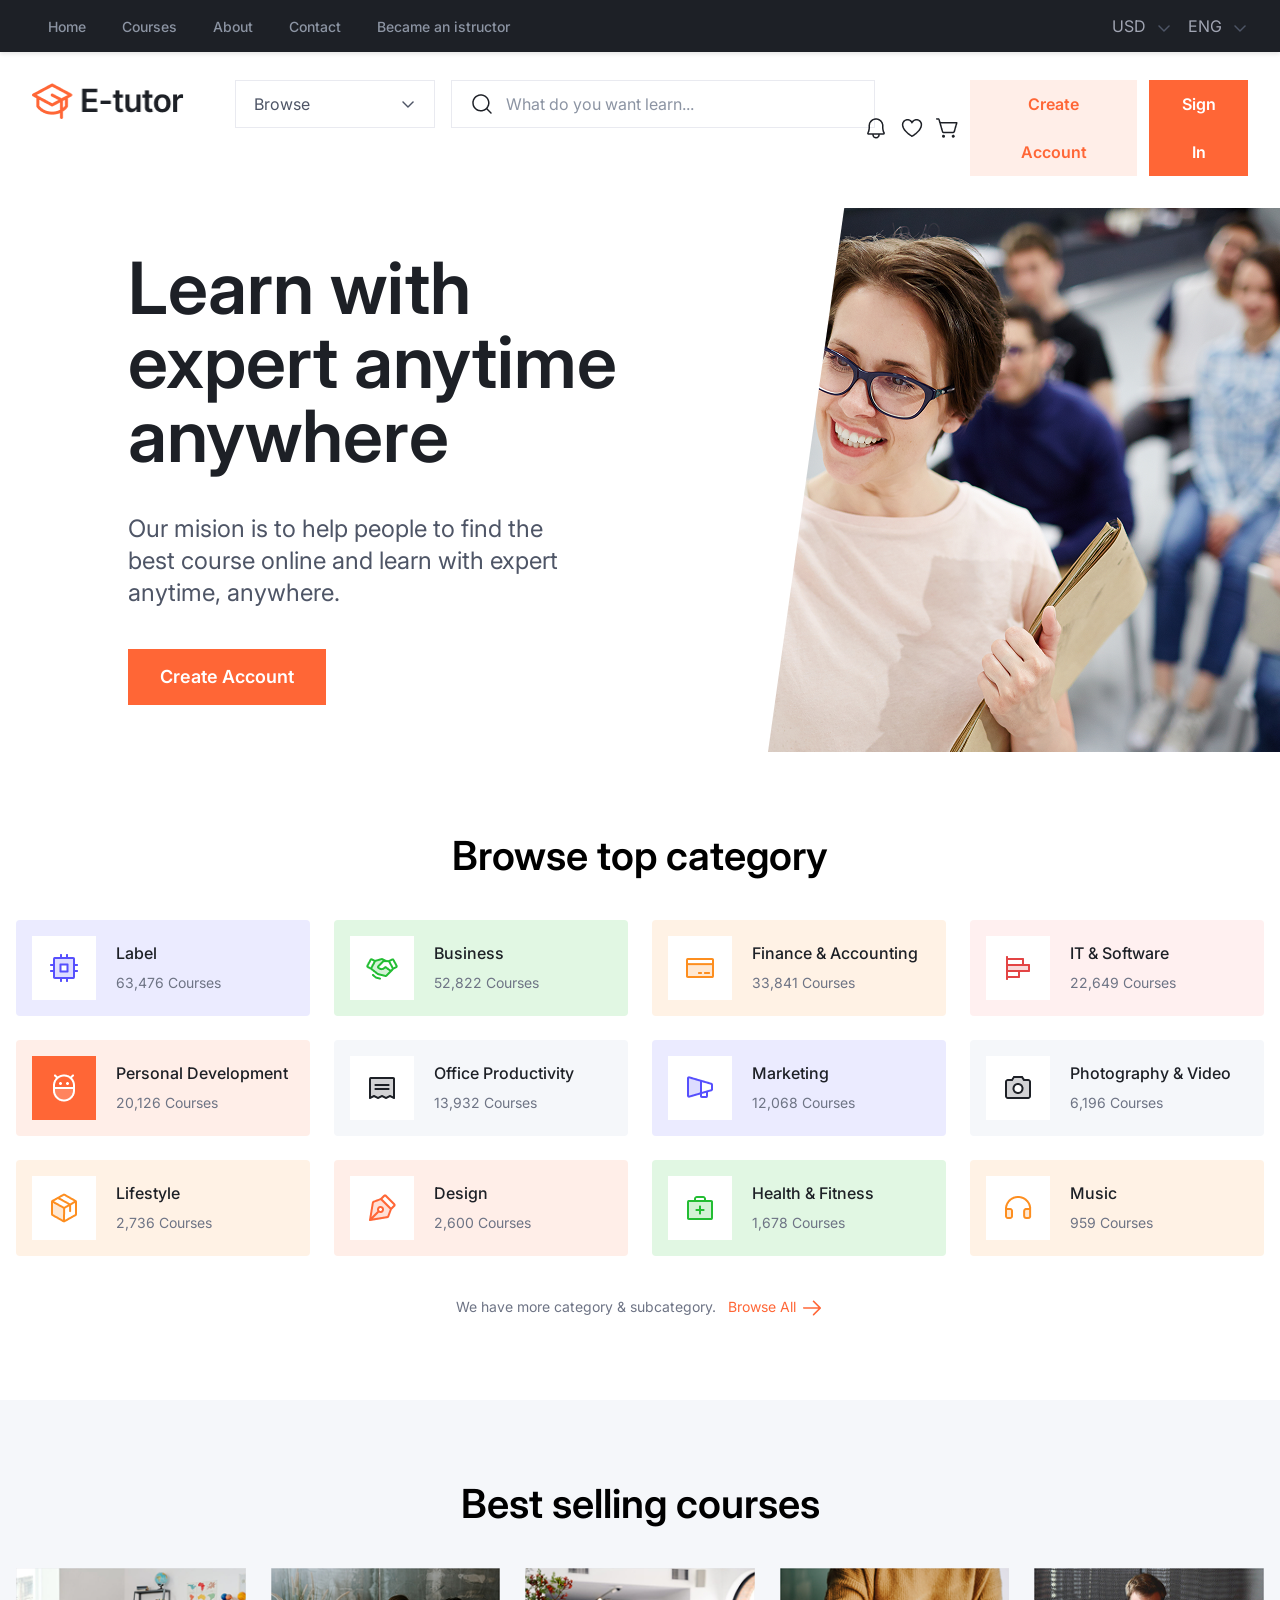
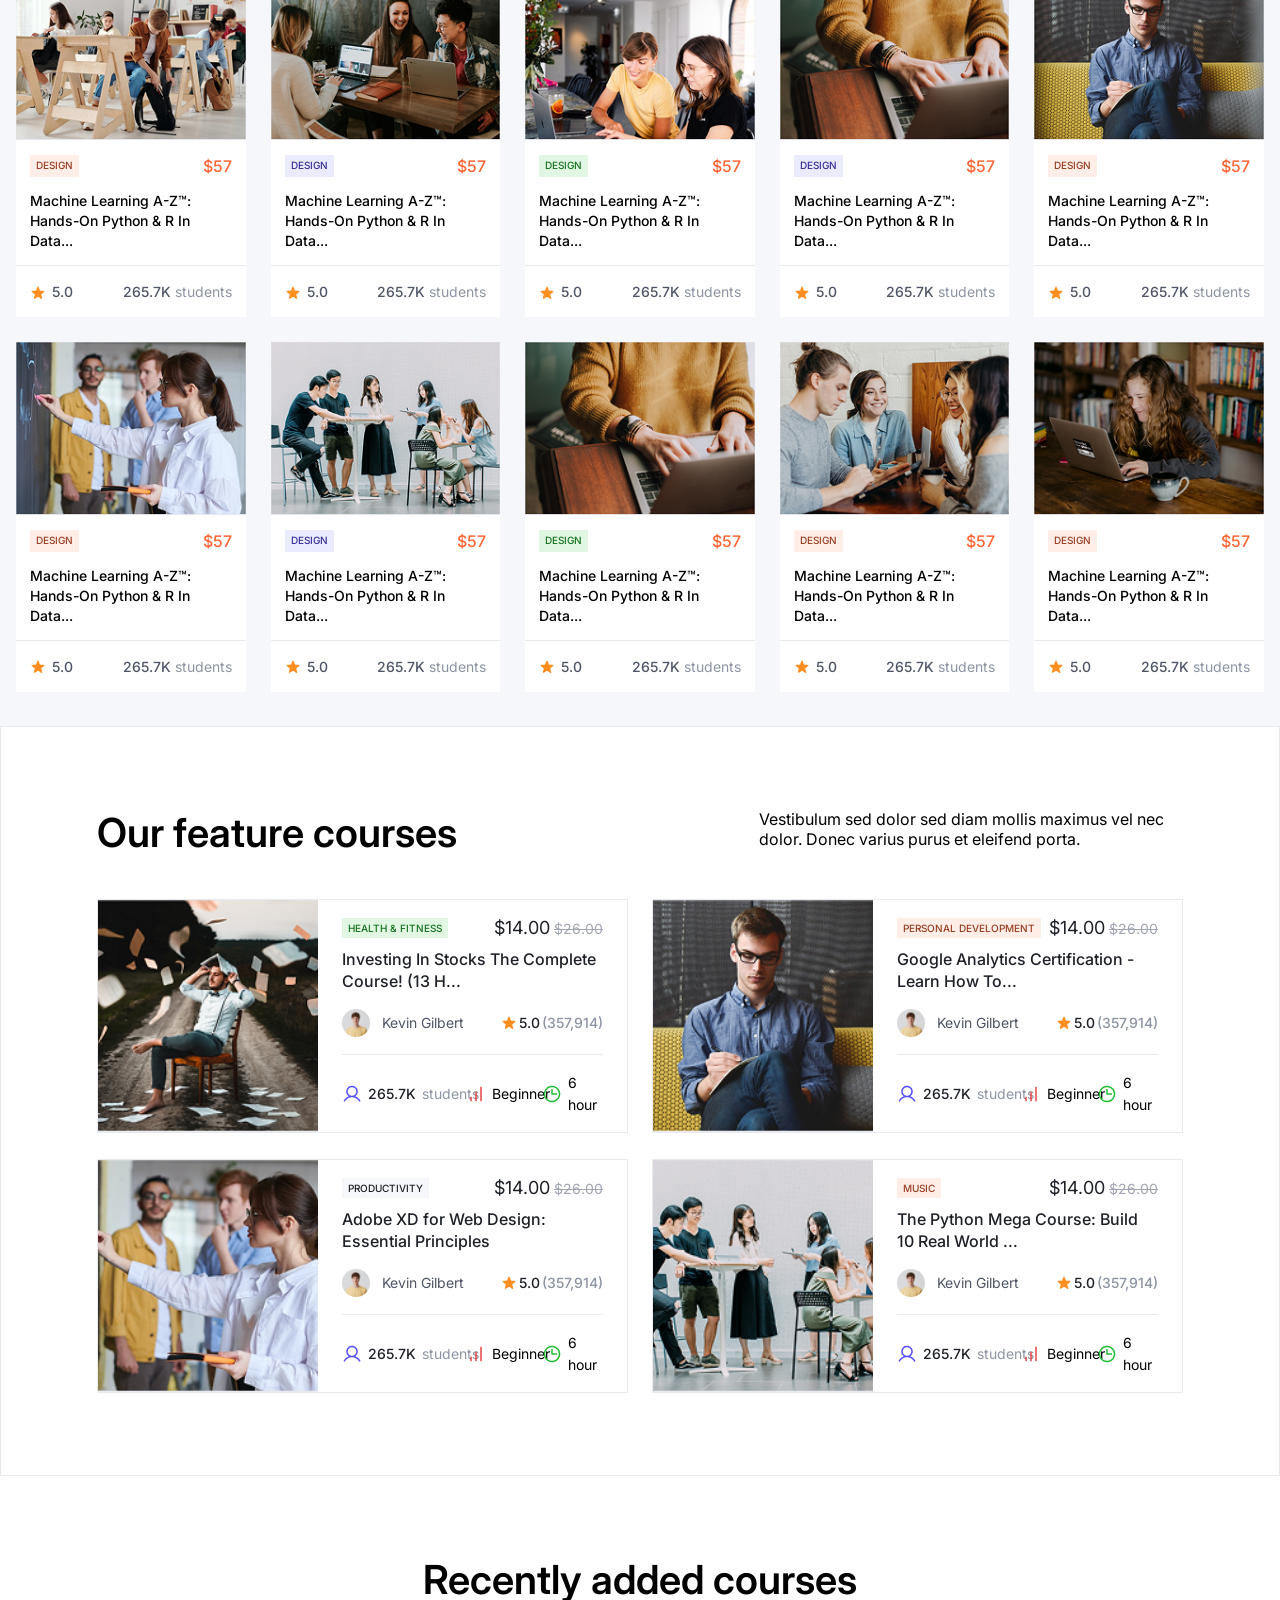
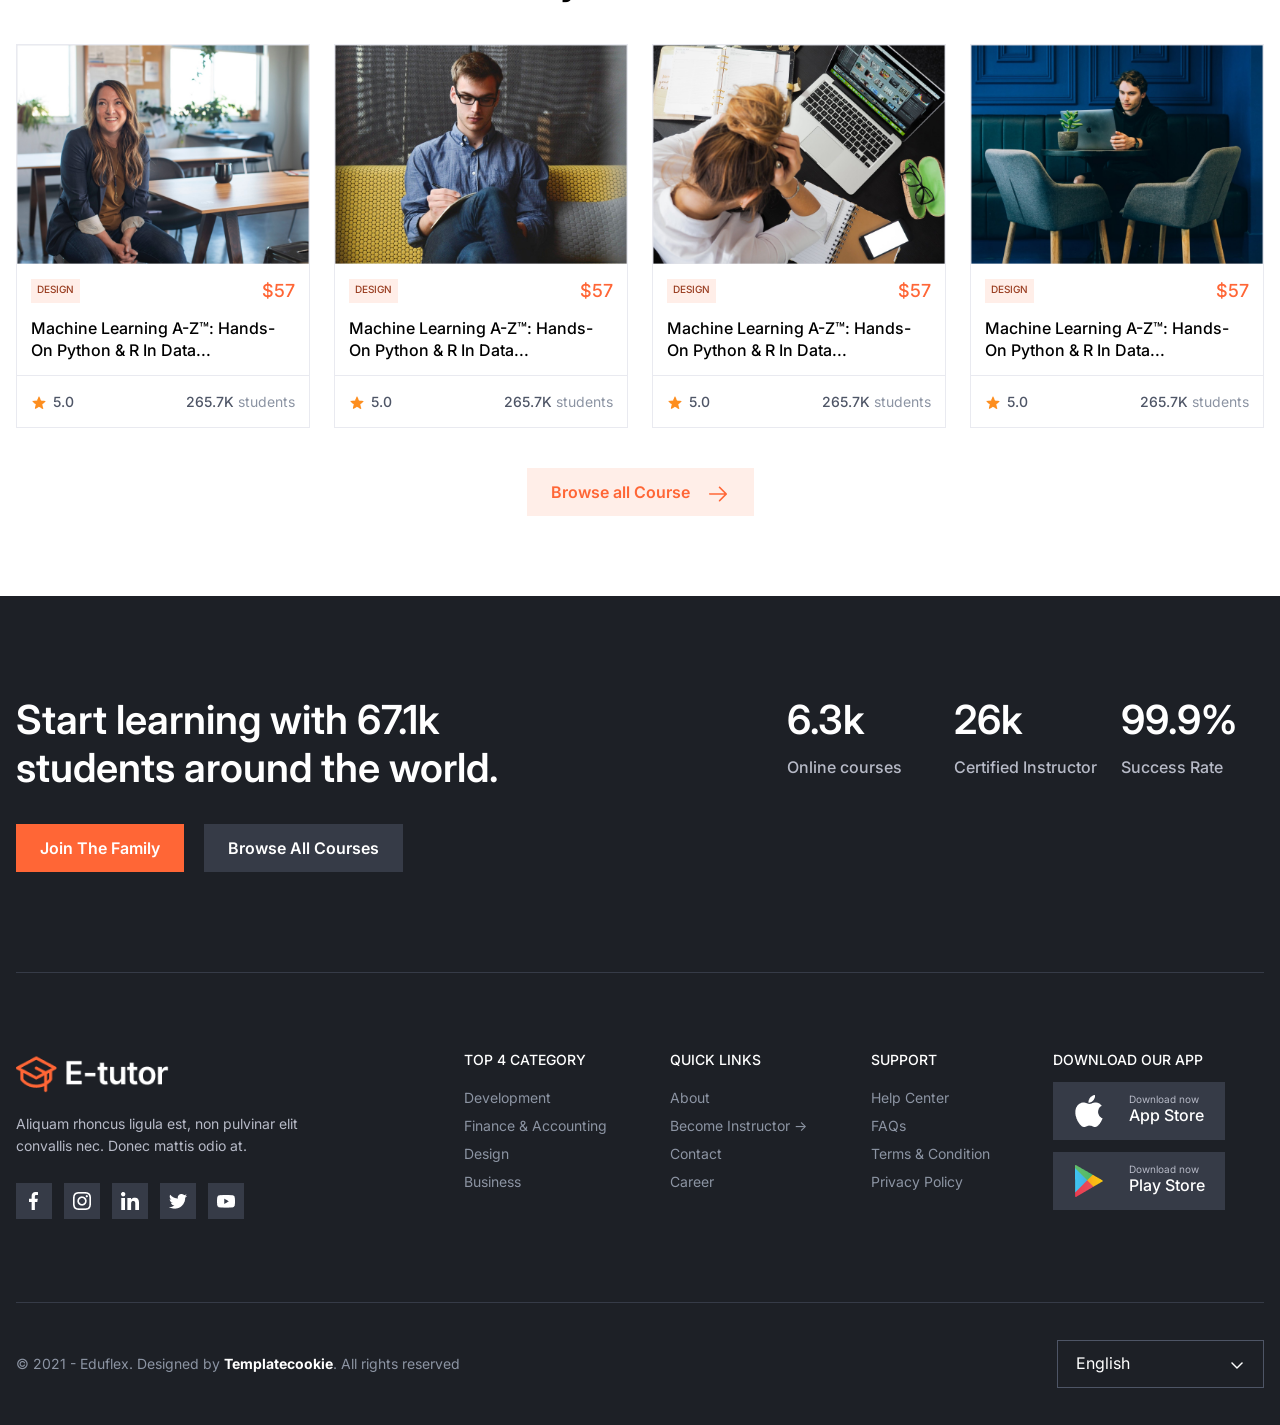
<file: index.html>
<!DOCTYPE html>
<html lang="en">

<head>
  <meta charset="UTF-8">
  <meta name="viewport" content="width=device-width, initial-scale=1.0">
  <title>Document</title>
  <link rel="preconnect" href="https://fonts.googleapis.com">
  <link rel="preconnect" href="https://fonts.gstatic.com" crossorigin>
  <link
    href="https://fonts.googleapis.com/css2?family=Inter:ital,opsz,wght@0,14..32,100..900;1,14..32,100..900&display=swap"
    rel="stylesheet">
  <link rel="stylesheet" href="style.css">
</head>

<body>

  <header>
    <navbar class="nav-bar">
      <div class="links">
        <a href="#" class="body-meduim-500">Home</a>
        <a href="#" class="body-meduim-500">Courses</a>
        <a href="#" class="body-meduim-500">About</a>
        <a href="#" class="body-meduim-500">Contact</a>
        <a href="#" class="body-meduim-500">Became an istructor</a>
      </div>
      <div class="nav-eng">
        <div class="lang"><span>USD</span>
          <img src="images/CaretDown.png" alt="">
        </div>
        <div class="lang"><span>ENG</span>
          <img src="images/CaretDown.png" alt="">
        </div>
      </div>
    </navbar>
    <div class="under-nav">
      <div class="right-side">
        <img src="images/LOGO-2.png" class="logo" alt="Logo">
        <div class="forms">
          <div class="form form-normal body-large-400">
            Browse
            <img src="images/CaretDown.png" alt="">
          </div>
          <div class="form form-normal body-large-400">
            <img src="images/MagnifyingGlass.png" alt="">
            What do you want learn...
          </div>
        </div>
      </div>
      <div class="left-side">
        <div class="notification">
          <img src="images/Bell.png" alt="" srcset="">
          <img src="images/Heart.png" alt="" srcset="">
          <img src="images/ShoppingCartSimple.png" alt="" srcset="">
        </div>
        <button class="btn-md secondary-primary">Create Account</button>
        <button class="btn-md primary-primary">Sign In</button>
      </div>
    </div>
    </div>
  </header>
  <main>

    <section class="hero-section">
      <div class="content">
        <h1 class="display2">Learn with expert anytime anywhere</h1>

        <p class="body-xxxl">
          Our mision is to help people to find the best course online and learn with expert anytime, anywhere.
        </p>
        <button class="btn-lg primary-primary">Create Account</button>
      </div>
      <div class="img">
        <img src="/images/Images-2.png" alt="img">
      </div>
    </section>

    <section class="category">
      <h2 class="heading2 heading">Browse top category</h2>

      <div class="container">
        <div class="category-grid">
        <div class="card card-label">
          <div class="icon-box"><img src="images/Cpu.png" alt=" logo" class="category-icon"></div>
          <div class="info">
            <h3 class="body-large-500">Label</h3>
            <p class="body-meduim-400">63,476 Courses</p>
          </div>
        </div>

        <div class="card card-business">
          <div class="icon-box"><img src="images/Handshake.png" alt="logo" class="category-icon"></div>
          <div class="info">
            <h3 class="body-large-500">Business</h3>
            <p class="body-meduim-400">52,822 Courses</p>
          </div>
        </div>

        <div class="card card-finance">
          <div class="icon-box"><img src="images/CreditCard.png" alt="logo" class="category-icon"></div>
          <div class="info">
            <h3 class="body-large-500">Finance & Accounting</h3>
            <p class="body-meduim-400">33,841 Courses</p>
          </div>
        </div>

        <div class="card card-it">
          <div class="icon-box"><img src="images/ChartBarHorizontal.png" alt="logo" class="category-icon"></div>
          <div class="info">
            <h3 class="body-large-500">IT & Software</h3>
            <p class="body-meduim-400">22,649 Courses</p>
          </div>
        </div>
        
        <div class="card card-personal">
          <div class="icon-box"><img src="images/BugDroid (1).png" alt="logo" class="category-icon"></div>
          <div class="info">
            <h3 class="body-large-500">Personal Development</h3>
            <p class="body-meduim-400">20,126 Courses</p>
          </div>
        </div>

        <div class="card card-office">
          <div class="icon-box"><img src="images/Receipt.png" alt="logo" class="category-icon"></div>
          <div class="info">
            <h3 class="body-large-500">Office Productivity</h3>
            <p class="body-meduim-400">13,932 Courses</p>
          </div>
        </div>

        <div class="card card-marketing">
          <div class="icon-box"><img src="images/MegaphoneSimple.png" alt="logo" class="category-icon"></div>
          <div class="info">
            <h3 class="body-large-500">Marketing</h3>
            <p class="body-meduim-400">12,068 Courses</p>
          </div>
        </div>
        <div class="card card-photo">
          <div class="icon-box"><img src="images/Camera.png" alt="logo" class="category-icon"></div>
          <div class="info">
            <h3 class="body-large-500">Photography & Video</h3>
            <p class="body-meduim-400">6,196 Courses</p>
          </div>
        </div>

        <div class="card card-lifestyle">
          <div class="icon-box"><img src="images/Package.png" alt="logo" class="category-icon"></div>
          <div class="info">
            <h3 class="body-large-500">Lifestyle</h3>
            <p class="body-meduim-400">2,736 Courses</p>
          </div>
        </div>

        <div class="card card-design">
          <div class="icon-box"><img src="images/PenNib.png" alt="logo" class="category-icon"></div>
          <div class="info">
            <h3 class="body-large-500">Design</h3>
            <p class="body-meduim-400">2,600 Courses</p>
          </div>
        </div>

        <div class="card card-health">
          <div class="icon-box"><img src="images/FirstAidKit.png" alt="logo" class="category-icon"></div>
          <div class="info">
            <h3 class="body-large-500">Health & Fitness</h3>
            <p class="body-meduim-400">1,678 Courses</p>
          </div>
        </div>

        <div class="card card-music">
          <div class="icon-box"><img src="images/Headphones.png" alt="logo" class="category-icon"></div>
          <div class="info">
            <h3 class="body-large-500">Music</h3>
            <p class="body-meduim-400">959 Courses</p>
          </div>
        </div>
      </div>
      <div class="footer-category">
        <p class="body-meduim-400">We have more category & subcategory.</p>
        <a href="#" class="body-meduim-400">Browse All <img src="images/ArrowRight.png" alt=""></a>
      </div>
      </div>
    </section>

    <section class="courses-section">
      <div class="best-selling">
      <h2 class="heading2 heading">Best selling courses</h2>
      <div class="container">
        <div class="course-grid">
          <div class="course">
            <img src="images/Course Images.png" alt="" srcset="">
            <div class="content-course">
              <div class="head-cours">
                <span class="tag-primary-100 label-sm">Design</span>
                <span class="body-large-500 price">$57</span>
              </div>
              <p class="body-meduim-500">Machine Learning A-Z™: Hands-On Python & R In Data...</p>
            </div>
            <span class="hr"></span>
            <div class="foote-course content-course">
              <div class="rank">
                <img src="images/Star.png" alt="">
                <span class="body-meduim-500">5.0</span>
              </div>
              <div class="num-course">
                <span class="body-meduim-500">265.7K</span>
                <span class="body-meduim-400">students</span>
              </div>
            </div>

          </div>
          <div class="course">
            <img src="images/Course Images-2.png" alt="" srcset="">
            <div class="content-course">
              <div class="head-cours">
                <span class="tag-secondary-100 label-sm">Design</span>
                <span class="body-large-500 price">$57</span>
              </div>
              <p class="body-meduim-500">Machine Learning A-Z™: Hands-On Python & R In Data...</p>
            </div>
            <span class="hr"></span>
            <div class="foote-course content-course">
              <div class="rank">
                <img src="images/Star.png" alt="">
                <span class="body-meduim-500">5.0</span>
              </div>
              <div class="num-course">
                <span class="body-meduim-500">265.7K</span>
                <span class="body-meduim-400">students</span>
              </div>
            </div>

          </div>
          <div class="course">
            <img src="images/Course Images-3.png" alt="" srcset="">
            <div class="content-course">
              <div class="head-cours">
                <span class="tag-Success-100 label-sm">Design</span>
                <span class="body-large-500 price">$57</span>
              </div>
              <p class="body-meduim-500">Machine Learning A-Z™: Hands-On Python & R In Data...</p>
            </div>
            <span class="hr"></span>
            <div class="foote-course content-course">
              <div class="rank">
                <img src="images/Star.png" alt="">
                <span class="body-meduim-500">5.0</span>
              </div>
              <div class="num-course">
                <span class="body-meduim-500">265.7K</span>
                <span class="body-meduim-400">students</span>
              </div>
            </div>

          </div>
          <div class="course">
            <img src="images/Course Images-8.png" class="img-feat" alt="" srcset="">
            <div class="content-course">
              <div class="head-cours">
                <span class="tag-secondary-100 label-sm">Design</span>
                <span class="body-large-500 price">$57</span>
              </div>
              <p class="body-meduim-500">Machine Learning A-Z™: Hands-On Python & R In Data...</p>
            </div>
            <span class="hr"></span>
            <div class="foote-course content-course">
              <div class="rank">
                <img src="images/Star.png" alt="">
                <span class="body-meduim-500">5.0</span>
              </div>
              <div class="num-course">
                <span class="body-meduim-500">265.7K</span>
                <span class="body-meduim-400">students</span>
              </div>
            </div>

          </div>
          <div class="course">
            <img src="images/Course Images-5.png" alt="" srcset="">
            <div class="content-course">
              <div class="head-cours">
                <span class="tag-primary-100 label-sm">Design</span>
                <span class="body-large-500 price">$57</span>
              </div>
              <p class="body-meduim-500">Machine Learning A-Z™: Hands-On Python & R In Data...</p>
            </div>
            <span class="hr"></span>
            <div class="foote-course content-course">
              <div class="rank">
                <img src="images/Star.png" alt="">
                <span class="body-meduim-500">5.0</span>
              </div>
              <div class="num-course">
                <span class="body-meduim-500">265.7K</span>
                <span class="body-meduim-400">students</span>
              </div>
            </div>

          </div>
          <div class="course">
            <img src="images/Course Images-6.png" alt="" srcset="">
            <div class="content-course">
              <div class="head-cours">
                <span class="tag-primary-100 label-sm">Design</span>
                <span class="body-large-500 price">$57</span>
              </div>
              <p class="body-meduim-500">Machine Learning A-Z™: Hands-On Python & R In Data...</p>
            </div>
            <span class="hr"></span>
            <div class="foote-course content-course">
              <div class="rank">
                <img src="images/Star.png" alt="">
                <span class="body-meduim-500">5.0</span>
              </div>
              <div class="num-course">
                <span class="body-meduim-500">265.7K</span>
                <span class="body-meduim-400">students</span>
              </div>
            </div>

          </div>
          <div class="course">
            <img src="images/Course Images-7.png" alt="" srcset="">
            <div class="content-course">
              <div class="head-cours">
                <span class="tag-secondary-100 label-sm">Design</span>
                <span class="body-large-500 price">$57</span>
              </div>
              <p class="body-meduim-500">Machine Learning A-Z™: Hands-On Python & R In Data...</p>
            </div>
            <span class="hr"></span>
            <div class="foote-course content-course">
              <div class="rank">
                <img src="images/Star.png" alt="">
                <span class="body-meduim-500">5.0</span>
              </div>
              <div class="num-course">
                <span class="body-meduim-500">265.7K</span>
                <span class="body-meduim-400">students</span>
              </div>
            </div>

          </div>
          <div class="course">
            <img src="images/Course Images-8.png" alt="" srcset="">
            <div class="content-course">
              <div class="head-cours">
                <span class="tag-Success-100 label-sm">Design</span>
                <span class="body-large-500 price">$57</span>
              </div>
              <p class="body-meduim-500">Machine Learning A-Z™: Hands-On Python & R In Data...</p>
            </div>
            <span class="hr"></span>
            <div class="foote-course content-course">
              <div class="rank">
                <img src="images/Star.png" alt="">
                <span class="body-meduim-500">5.0</span>
              </div>
              <div class="num-course">
                <span class="body-meduim-500">265.7K</span>
                <span class="body-meduim-400">students</span>
              </div>
            </div>

          </div>
          <div class="course">
            <img src="images/Course Images-9.png" alt="" srcset="">
            <div class="content-course">
              <div class="head-cours">
                <span class="tag-primary-100 label-sm">Design</span>
                <span class="body-large-500 price">$57</span>
              </div>
              <p class="body-meduim-500">Machine Learning A-Z™: Hands-On Python & R In Data...</p>
            </div>
            <span class="hr"></span>
            <div class="foote-course content-course">
              <div class="rank">
                <img src="images/Star.png" alt="">
                <span class="body-meduim-500">5.0</span>
              </div>
              <div class="num-course">
                <span class="body-meduim-500">265.7K</span>
                <span class="body-meduim-400">students</span>
              </div>
            </div>

          </div>
          <div class="course">
            <img src="images/Course Images-10.png" class="img-course" alt="" srcset="">
            <div class="content-course">
              <div class="head-cours">
                <span class="tag-primary-100 label-sm">Design</span>
                <span class="body-large-500 price">$57</span>
              </div>
              <p class="body-meduim-500">Machine Learning A-Z™: Hands-On Python & R In Data...</p>
            </div>
            <span class="hr"></span>
            <div class="foote-course content-course">
              <div class="rank">
                <img src="images/Star.png" alt="">
                <span class="body-meduim-500">5.0</span>
              </div>
              <div class="num-course">
                <span class="body-meduim-500">265.7K</span>
                <span class="body-meduim-400">students</span>
              </div>
            </div>

          </div>
        </div>
      </div>
      </div>

        <div class="feature">
        <div class="container">
          <div class="feat-title">
            <h2 class="heading2">Our feature courses</h2>
            <p>Vestibulum sed dolor sed diam mollis maximus vel nec dolor. Donec varius purus et eleifend porta.</p>
          </div>
          
            <div class="feature-grid">
              <div class="card-feat">
                <img src="images/Course Images-4.png" class="img-feat" alt="">
                <div class="card-feat-content">
                  <div class="feat-head">
                    <div class="feat-head-content">
                      <span class="tag-Success-100 label-sm">Health & Fitness</span>
                      <div class="feat-price">
                        <span class="body-xl-400">$14.00</span>
                        <span class="body-meduim-400"> $26.00</span>
                      </div>
                    </div>
                    <p class="body-large-500">Investing In Stocks The Complete Course! (13 H...</p>
                  </div>
                  <div class="feat-content">
                    <div class="instructor">
                      <img src="images/kevin.jpg" alt="">
                      <span class="body-meduim-400">Kevin Gilbert</span>
                    </div>

                    <div class="feat-rating">
                      <img src="images/Star.png" alt="">
                      <span class="body-meduim-500 rt">5.0</span><span class="body-meduim-500 nb"> (357,914)</span>
                      
                    </div>
                  </div>
                  <span class="hr"></span>
                  <div class="feat-footer body-meduim-400">
                    <div class="flex-aling-center">
                      <img src="images/User.png" alt="">
                      <span class="nb-student body-meduim-500">265.7K</span>
                      <span class="students body-meduim-400"> students</span>
                    </div>

                    <div class="flex-aling-center">
                      <img src="images/bar-chart.png" alt="">
                      <span class="body-meduim-400">Beginner</span>
                    </div>

                    <div class="flex-aling-center">
                      <img src="images/Clock.png" alt="">
                      <span class="body-meduim-400">6 hour</span>
                    </div>
                  </div>
                </div>
              </div>

              <div class="card-feat">
                <img src="images/Course Images-5.png" class="img-feat" alt="">
                <div class="card-feat-content">
                  <div class="feat-head">
                    <div class="feat-head-content">
                      <span class="tag-primary-100 label-sm">Personal Development</span>
                      <div class="feat-price">
                        <span class="body-xl-400">$14.00</span>
                        <span class="body-meduim-400"> $26.00</span>
                      </div>
                    </div>
                    <p class="body-large-500">Google Analytics Certification - Learn How To...</p>
                  </div>
                  <div class="feat-content">
                    <div class="instructor">
                      <img src="images/kevin.jpg" alt="">
                      <span class="body-meduim-400">Kevin Gilbert</span>
                    </div>

                    <div class="feat-rating">
                      <img src="images/Star.png" alt="">
                      <span class="body-meduim-500 rt">5.0</span><span class="body-meduim-500 nb"> (357,914)</span>
                      
                    </div>
                  </div>
                  <span class="hr"></span>
                  <div class="feat-footer body-meduim-400">
                    <div class="flex-aling-center">
                      <img src="images/User.png" alt="">
                      <span class="nb-student body-meduim-500">265.7K</span>
                      <span class="students body-meduim-400"> students</span>
                    </div>

                    <div class="flex-aling-center">
                      <img src="images/bar-chart.png" alt="">
                      <span class="body-meduim-400">Beginner</span>
                    </div>

                    <div class="flex-aling-center">
                      <img src="images/Clock.png" alt="">
                      <span class="body-meduim-400">6 hour</span>
                    </div>
                  </div>
                </div>
              </div>

              <div class="card-feat">
                <img src="images/Course Images-6.png" class="img-feat" alt="">
                <div class="card-feat-content">
                  <div class="feat-head">
                    <div class="feat-head-content">
                      <span class="tag-gray-100 label-sm">Productivity</span>
                      <div class="feat-price">
                        <span class="body-xl-400">$14.00</span>
                        <span class="body-meduim-400"> $26.00</span>
                      </div>
                    </div>
                    <p class="body-large-500 orange">Adobe XD for Web Design: Essential Principles</p>
                  </div>
                  <div class="feat-content">
                    <div class="instructor">
                      <img src="images/kevin.jpg" alt="">
                      <span class="body-meduim-400">Kevin Gilbert</span>
                    </div>

                    <div class="feat-rating">
                      <img src="images/Star.png" alt="">
                      <span class="body-meduim-500 rt">5.0</span><span class="body-meduim-500 nb"> (357,914)</span>
                      
                    </div>
                  </div>
                  <span class="hr"></span>
                  <div class="feat-footer body-meduim-400">
                    <div class="flex-aling-center">
                      <img src="images/User.png" alt="">
                      <span class="nb-student body-meduim-500">265.7K</span>
                      <span class="students body-meduim-400"> students</span>
                    </div>

                    <div class="flex-aling-center">
                      <img src="images/bar-chart.png" alt="">
                      <span class="body-meduim-400">Beginner</span>
                    </div>

                    <div class="flex-aling-center">
                      <img src="images/Clock.png" alt="">
                      <span class="body-meduim-400">6 hour</span>
                    </div>
                  </div>
                </div>
              </div>

              <div class="card-feat">
                <img src="images/Course Images-7.png" class="img-feat" alt="">
                <div class="card-feat-content">
                  <div class="feat-head">
                    <div class="feat-head-content">
                      <span class="tag-primary-100 label-sm">Music</span>
                      <div class="feat-price">
                        <span class="body-xl-400">$14.00</span>
                        <span class="body-meduim-400"> $26.00</span>
                      </div>
                    </div>
                    <p class="body-large-500">The Python Mega Course: Build 10 Real World ...</p>
                  </div>
                  <div class="feat-content">
                    <div class="instructor">
                      <img src="images/kevin.jpg" alt="">
                      <span class="body-meduim-400">Kevin Gilbert</span>
                    </div>

                    <div class="feat-rating">
                      <img src="images/Star.png" alt="">
                      <span class="body-meduim-500 rt">5.0</span><span class="body-meduim-500 nb"> (357,914)</span>
                      
                    </div>
                  </div>
                  <span class="hr"></span>
                  <div class="feat-footer body-meduim-400">
                    <div class="flex-aling-center">
                      <img src="images/User.png" alt="">
                      <span class="nb-student body-meduim-500">265.7K</span>
                      <span class="students body-meduim-400"> students</span>
                    </div>

                    <div class="flex-aling-center">
                      <img src="images/bar-chart.png" alt="">
                      <span class="body-meduim-400">Beginner</span>
                    </div>

                    <div class="flex-aling-center">
                      <img src="images/Clock.png" alt="">
                      <span class="body-meduim-400">6 hour</span>
                    </div>
                  </div>
                </div>
              </div>
            </div>
          </div>
      </div>
    </section>

    <section class="recently">
      <h2 class="heading2 heading">Recently added courses</h2>
      <div class="container">
        <div class="recently-grid">
          <div class="recently-course">
            <img src="images/recently.png" class="recently-img" alt="" srcset="">
            <div class="content-course">
              <div class="head-cours">
                <span class="tag-primary-100 label-sm">Design</span>
                <span class="body-xl-500 price">$57</span>
              </div>
              <p class="body-large-500">Machine Learning A-Z™: Hands-On Python & R In Data...</p>
            </div>
            <span class="hr"></span>
            <div class="foote-course content-course">
              <div class="rank">
                <img src="images/Star.png" alt="">
                <span class="body-meduim-500">5.0</span>
              </div>
              <div class="num-course">
                <span class="body-meduim-500">265.7K</span>
                <span class="body-meduim-400">students</span>
              </div>
            </div>

          </div>

          <div class="recently-course">
            <img src="images/2.png" class="recently-img" alt="" srcset="">
            <div class="content-course">
              <div class="head-cours">
                <span class="tag-primary-100 label-sm">Design</span>
                <span class="body-xl-500 price">$57</span>
              </div>
              <p class="body-large-500">Machine Learning A-Z™: Hands-On Python & R In Data...</p>
            </div>
            <span class="hr"></span>
            <div class="foote-course content-course">
              <div class="rank">
                <img src="images/Star.png" alt="">
                <span class="body-meduim-500">5.0</span>
              </div>
              <div class="num-course">
                <span class="body-meduim-500">265.7K</span>
                <span class="body-meduim-400">students</span>
              </div>
            </div>

          </div>

          <div class="recently-course">
            <img src="images/3.png" class="recently-img" alt="" srcset="">
            <div class="content-course">
              <div class="head-cours">
                <span class="tag-primary-100 label-sm">Design</span>
                <span class="body-xl-500 price">$57</span>
              </div>
              <p class="body-large-500">Machine Learning A-Z™: Hands-On Python & R In Data...</p>
            </div>
            <span class="hr"></span>
            <div class="foote-course content-course">
              <div class="rank">
                <img src="images/Star.png" alt="">
                <span class="body-meduim-500">5.0</span>
              </div>
              <div class="num-course">
                <span class="body-meduim-500">265.7K</span>
                <span class="body-meduim-400">students</span>
              </div>
            </div>

          </div>

          <div class="recently-course">
            <img src="images/4.png" class="recently-img" alt="" srcset="">
            <div class="content-course">
              <div class="head-cours">
                <span class="tag-primary-100 label-sm">Design</span>
                <span class="body-xl-500 price">$57</span>
              </div>
              <p class="body-large-500">Machine Learning A-Z™: Hands-On Python & R In Data...</p>
            </div>
            <span class="hr"></span>
            <div class="foote-course content-course">
              <div class="rank">
                <img src="images/Star.png" alt="">
                <span class="body-meduim-500">5.0</span>
              </div>
              <div class="num-course">
                <span class="body-meduim-500">265.7K</span>
                <span class="body-meduim-400">students</span>
              </div>
            </div>

          </div>


          
        </div>
        <div class="text-center">
          <button class="btn-md secondary-primary">Browse all Course
          <img src="images/ArrowRight.png" alt="">
        </button>
        </div>
      </div>
    </section>

  </main>

  <footer class="footer-wrapper">
    <div class="container">
      <div class="footer-top">
        <div class="stats-left">
            <h2 class="heading2">Start learning with 67.1k students around the world.</h2>
            <div class="btn-group">
                <button class="primary-primary btn-md">Join The Family</button>
                <button class="primary-gray-2 btn-md">Browse All Courses</button>
            </div>
        </div>
        <div class="stats-right">
            <div class="stat-item">
                <span class="heading2">6.3k</span>
                <span class="body-large-500 label">Online courses</span>
            </div>
            <div class="stat-item">
                <span class="heading2">26k</span>
                <span class="body-large-500 label">Certified Instructor</span>
            </div>
            <div class="stat-item">
                <span class="heading2">99.9%</span>
                <span class="body-large-500 label">Success Rate</span>
            </div>
        </div>
    </div>

    <div class="footer-main">
        <div class="col-brand">
            <div class="logo-area">
                <img src="images/LOGO (5).png" alt="E-tutor Logo" class="brand-img">
            </div>
            <p class="body-meduim-400">Aliquam rhoncus ligula est, non pulvinar elit <br> convallis nec. Donec mattis odio at.</p>
            <div class="social-links">
                <a href="#"><img src="images/Frame 75.png" alt="fb"></a>
                <a href="#"><img src="images/Instragarm.png" alt="ig"></a>
                <a href="#"><img src="images/Linkedin.png" alt="in"></a>
                <a href="#"><img src="images/Twitter.png" alt="tw"></a>
                <a href="#"><img src="images/Youtube.png" alt="yt"></a>
            </div>
        </div>

        <div class="col-links">
            <h4 class="label-lg">TOP 4 CATEGORY</h4>
            <ul>
                <li><a class="body-meduim-400" href="#">Development</a></li>
                <li><a class="body-meduim-400" href="#">Finance & Accounting</a></li>
                <li><a class="body-meduim-400" href="#">Design</a></li>
                <li><a class="body-meduim-400" href="#">Business</a></li>
            </ul>
        </div>
        <div class="col-links">
            <h4 class="label-lg">QUICK LINKS</h4>
            <ul>
                <li><a class="body-meduim-400" href="#">About</a></li>
                <li><a class="body-meduim-400" href="#" class="orange-link">Become Instructor &rarr;</a></li>
                <li><a class="body-meduim-400" href="#">Contact</a></li>
                <li><a class="body-meduim-400" href="#">Career</a></li>
            </ul>
        </div>

        <div class="col-links">
            <h4 class="label-lg">SUPPORT</h4>
            <ul>
                <li><a class="body-meduim-400" href="#">Help Center</a></li>
                <li><a class="body-meduim-400" href="#">FAQs</a></li>
                <li><a class="body-meduim-400" href="#">Terms & Condition</a></li>
                <li><a class="body-meduim-400" href="#">Privacy Policy</a></li>
            </ul>
        </div>

        <div class="flex">
            <div class="col-apps">
              <h4 class="label-lg">DOWNLOAD OUR APP</h4>
            <a href="#" class="app-card">
                <img src="images/apple 1.png" alt="Apple" class="app-icon">
                <div class="app-text">
                  <span class="body-tiny-400">Download now</span>
                  <span class="body-large-500">App Store</span></div>
            </a>
            <a href="#" class="app-card">
                <img src="images/google-play-5 1.png" alt="Play" class="app-icon">
                <div class="app-text">
                  <span class="body-tiny-400">Download now</span> 
                  <span class="body-large-500">Play Store</span></div>
            </a>
            </div>
        </div>
    </div>

    <div class="footer-bottom">
        <p class="body-meduim-400">© 2021 - Eduflex. Designed by <strong class="stron">Templatecookie</strong>. All rights reserved</p>
        <div class="lang-box form-normal">
            <span>English</span>
            <img src="images/ChevronDown.png" alt="">
        </div>
    </div>
    </div>
</footer>

</body>

</html>
</file>
<file: style.css>
:root {
  --gray-scale-900: #1D2026;
  --gray-scale-800: #363B47 ;
  --gray-scale-700: #4E5566;
  --gray-scale-600: #6E7485;
  --gray-scale-500: #8C94A3;
  --gray-scale-400: #A1A5B3;
  --gray-scale-300: #B7BAC7;
  --gray-scale-200: #CED1D9;
  --gray-scale-100: #E9EAF0;
  --gray-scale-50:  #F5F7FA;

  --primary-900: #33140B;
  --primary-800: #662916;
  --primary-700: #993D20;
  --primary-600: #CC522B;
  --primary-500: #FF6636;
  --primary-400: #FF855E;
  --primary-300: #FFA386;
  --primary-200: #FFDDD1;
  --primary-100: #FFEEE8;

  --secondary-900: #111033;
  --secondary-800: #222065;
  --secondary-700:#342F98;
  --secondary-600: #453FCA;
  --secondary-500: #564FFD;
  --secondary-400: #7872FD;
  --secondary-300: #9A95FE;
  --secondary-200: #CDCBFE;
  --secondary-100: #EBEBFF;

  --Success-900: #07260A;
  --Success-800: #0E4C14;
  --Success-700: #15711F;
  --Success-600: #1C9729;
  --Success-500: #23BD33;
  --Success-400: #4FCA5C;
  --Success-300: #7BD785;
  --Success-200: #C3E5C6;
  --Success-100: #E1F7E3;

  --Warning-900: #331D06;
  --Warning-800: #65390C;
  --Warning-700: #985613;
  --Warning-600: #CC7319;
  --Warning-500: #FD8E1F;
  --Warning-400: #FDA44C;
  --Warning-300: #FEBB79;
  --Warning-200: #FED1A5;
  --Warning-100: #FFF2E5;

  --Danger-900: #2D0E0E;
  --Danger-800: #5B1B1B;
  --Danger-700: #882929;
  --Danger-600: #B63636;
  --Danger-500: #E34444;
  --Danger-400: #E96969;
  --Danger-300: #EE8F8F;
  --Danger-200: #F4C8C8;
  --Danger-100: #FFF0F0;
}

* {
  margin: 0;
  padding: 0;
  box-sizing: border-box;
  font-family: "Inter", sans-serif;
}

img {
  vertical-align: middle;
  border-style: none;
  max-width: 100%;
}

ul {
  margin: 0;
  padding: 0;
  list-style-type: none;
}

a {
  text-decoration: none;
  cursor: pointer;
}

p {
  margin: 0;
}

button {
    border: none;
    cursor: pointer;
}

.text-center {
    text-align: center;
}

.container {
   width: 100%;          
  max-width: 1320px;   
  margin: 0 auto;
  padding-left: 16px; 
  padding-right: 16px;
}

.heading {
    margin-bottom: 40px;
    text-align: center;
}

.btn-sm {
    padding-right: 16px;
    padding-left: 16px;
    font-family: "inter" sans-serif;
    font-weight: 600;
    font-size: 14px;
    line-height: 40px;
    letter-spacing: -0.4%;
}

.btn-md {
    padding-right: 24px;
    padding-left: 24px;
    font-family: "inter" sans-serif;
    font-weight: 600;
    font-size: 16px;
    line-height: 48px;
    letter-spacing: -1%;
}

.btn-lg {
    padding-right: 32px;
    padding-left: 32px;
    font-family: "inter" sans-serif;
 font-weight: 600;
 font-size: 18px;
 line-height: 56px;
 letter-spacing: -1%;
}

.primary-primary {
    background-color: var(--primary-500);
    color: white;
    transition: transform 0.3s ease;
}

.primary-primary:hover {
    background-color: var(--primary-600);
    color: white;
}

.primary-primary:disabled {
    background-color: var(--primary-200);
    color: white;
}

.primary-secondary {
    background-color: var(--secondary-500);
    color: white;
    transition: transform 0.3s ease;
}

.primary-secondary:hover {
    background-color: var(--secondary-600);
    color: white;
}

.primary-secondary:disabled {
    background-color: var(--secondary-200);
    color: white;
}


.primary-gray {
    background-color: var(--gray-scale-900);
    color: white;
    transition: transform 0.3s ease;
}

.primary-gray:hover {
    background-color: var(--gray-scale-800);
    color: white;
}

.primary-gray:disabled {
    background-color: var(--gray-scale-200);
    color: white;
}

.primary-gray-2 {
    background-color: var(--gray-scale-800);
    color: white;
    transition: transform 0.3s ease;
}

.primary-gray-2:hover {
    background-color: var(--gray-scale-700);
    color: white;
}

.secondary-primary {
    background-color: var(--primary-100);
    color: var(--primary-500);
    transition: transform 0.3s ease;
}

.secondary-primary:hover {
    background-color: var(--primary-200);
    color: var(--primary-600);
}

.secondary-primary:disabled {
    background-color: var(--primary-100);
    color: var(--primary-300);;
}

.secondary-secondary {
    background-color: var(--secondary-100);
    color: var(--secondary-500);
    transition: transform 0.3s ease;
}

.secondary-secondary:hover {
    background-color: var(--secondary-200);
    color: var(--secondary-600);
}

.secondary-secondary:disabled {
    background-color: var(--primary-100);
    color: var(--secondary-300);;
}

.secondary-gray {
    background-color: var(--gray-scale-50);
    color: var(--gray-scale-900);
    transition: transform 0.3s ease;
}

.secondary-gray:hover {
    background-color: var(--gray-scale-100);
    color: var(--gray-scale-800);
}

.secondary-gray:disabled {
    background-color: var(--gray-scale-50);
    color: var(--gray-scale-300);
}

.tag-primary-100 {
    padding: 4px 6px;
    color: var(--primary-700);
    background: var(--primary-100);
}

.tag-secondary-100 {
    padding: 4px 6px;
    color: var(--secondary-700);
    background: var(--secondary-100);
}

.tag-Success-100 {
    padding: 4px 6px;
    color: var(--Success-700);
    background: var(--Success-100);
}

.tag-gray-100 {
    padding: 4px 6px;
    background-color: var(--gray-scale-50);
    color: var(--gray-scale-900);
}

.form-normal{
    background: transparent;
    height: 48px;
    border: 1px solid var(--gray-scale-100);
    padding: 12px 18px;
}

.display1{
    font-family: 'Inter', sans-serif;
    font-weight: 600;
    font-size: 80px;
    line-height: 80px;
    letter-spacing: -2%;
}
.display2{
    font-family: 'Inter', sans-serif;
    font-weight: 600;
    font-size: 72px;
    line-height: 74px;
    letter-spacing: -2%;
}
.display3{
    font-family: 'Inter', sans-serif;
    font-weight: 600;
    font-size: 64px;
    line-height: 68px;
    letter-spacing: -2%;
}
.heading1{
    font-family: "Inter", sans-serif;
    font-weight: 600;
    font-size: 48px;
    line-height: 52px;
    letter-spacing: -2%;
}
.heading2{
    font-family: "Inter", sans-serif;
    font-weight: 600;
    font-size: 40px;
    line-height: 48px;
    letter-spacing: -1%;
}
.heading3{
    font-family: "Inter", sans-serif;
    font-weight: 600;
    font-size: 32px;
    line-height: 40px;
    letter-spacing: -1%;
}
.heading4{
    font-family: "Inter", sans-serif;
    font-weight: 600;
    font-size: 24px;
    line-height: 32px;
    letter-spacing: -1%;
}
.label-xxl{
    font-family: "Inter", sans-serif;
    font-weight: 500;
    font-size: 18px;
    line-height: 100%;
    letter-spacing: 0px;
    text-transform: uppercase;
}
.label-xl{
    font-family: "Inter", sans-serif;
    font-weight: 500;
    font-size: 16px;
    line-height: 100%;
    letter-spacing: 0px;
    text-transform: uppercase;
}
.label-lg{
    font-family: "Inter", sans-serif;
    font-weight: 500;
    font-size: 14px;
    line-height: 100%;
    letter-spacing: 0px;
    text-transform: uppercase;
}
.label-md{
    font-family: "Inter", sans-serif;
    font-weight: 500;
    font-size: 12px;
    line-height: 12px;
    letter-spacing: 0px;
    text-transform: uppercase;
}
.label-sm{
    font-family: "Inter", sans-serif;
    font-weight: 500;
    font-size: 10px;
    line-height: 12px;
    letter-spacing: 0px;
    text-transform: uppercase;
}

.body-xxxl{
    font-family: "inter", sans-serif;
    font-weight: 400;
    font-size: 24px;
    line-height: 32px;
    letter-spacing: 0%;
}
.body-xxl-400{
    font-family: "inter", sans-serif;
    font-weight: 400;
    font-size: 20px;
    line-height: 32px;
    letter-spacing: 0%;
}
.body-xxl-500{
    font-family: "inter", sans-serif;
    font-weight: 500;
    font-size: 20px;
    line-height: 26px;
    letter-spacing: 0%;
}
.body-xxl-600{
    font-family: "inter", sans-serif;
    font-weight: 600;
    font-size: 20px;
    line-height: 26px;
    letter-spacing: 0%;
}
.body-xl-400{
    font-family: "inter", sans-serif;
    font-weight: 400;
    font-size: 18px;
    line-height: 24px;
    letter-spacing: -1.5%;
}
.body-xl-500{
    font-family: "inter", sans-serif;
    font-weight: 500;
    font-size: 18px;
    line-height: 24px;
    letter-spacing: 0%;
}
.body-xl-600{
    font-family: "inter", sans-serif;
    font-weight: 600;
    font-size: 18px;
    line-height: 24px;
    letter-spacing: 0%;
}
.body-large-400{
    font-family: "inter", sans-serif;
    font-weight: 400;
    font-size: 16px;
    line-height: 24px;
    letter-spacing: -0%;
}
.body-large-500{
    font-family: "inter", sans-serif;
    font-weight: 500;
    font-size: 16px;
    line-height: 22px;
    letter-spacing: 0%;
}
.body-large-600{
    font-family: "inter", sans-serif;
    font-weight: 600;
    font-size: 16px;
    line-height: 22px;
    letter-spacing: 0%;
}
.body-meduim-400{
    font-family: "inter", sans-serif;
    font-weight: 400;
    font-size: 14px;
    line-height: 22px;
    letter-spacing: -1%;
}
.body-meduim-500{
    font-family: "inter", sans-serif;
    font-weight: 500;
    font-size: 14px;
    line-height: 20px;
    letter-spacing: -1%;
   
}
.body-meduim-600{
    font-family: "inter", sans-serif;
    font-weight: 600;
    font-size: 14px;
    line-height: 20px;
    letter-spacing: -1%;
}
.body-small-400{
    font-family: "inter", sans-serif;
    font-weight: 400;
    font-size: 12px;
    line-height: 16px;
    letter-spacing: 0%;

}
.body-small-500{
    font-family: "inter", sans-serif;
    font-weight: 500;
    font-size: 12px;
    line-height: 16px;
    letter-spacing: 0%;
}
.body-small-600{
    font-family: "inter", sans-serif;
    font-weight: 600;
    font-size: 12px;
    line-height: 16px;
    letter-spacing: 0%;
}
.body-tiny-400{
    font-family: "inter", sans-serif;
    font-weight: 400;
    font-size: 10px;
    line-height: 10px;
    letter-spacing: 0%;
}
.body-tiny-500{
    font-family: "inter", sans-serif;
    font-weight: 500;
    font-size: 10px;
    line-height: 10px;
    letter-spacing: 0%;
}
.body-tiny-600{
    font-family: "inter", sans-serif;
    font-weight: 600;
    font-size: 10px;
    line-height: 10px;
    letter-spacing: 0%;
}


/* header */


.nav-bar{
    display:flex;
    justify-content:space-between;
    align-items:center;
    background-color:#fff;
    box-shadow:0 2px 4px rgba(0,0,0,0.1);
    background-color: var(--gray-scale-900);
    padding:0 32px;
    height: 52px;
}
.nav-eng{
    display:flex;
    align-items:center;
    gap:16px;
    color:var(--gray-scale-400);
}

.lang span {
    margin-right: 6px;
}

.under-nav {
  display: flex;
  justify-content: space-between;
  padding: 28px 32px;
}

.logo {
  width: 153px;
  height: 40px;
}

.links a{
    color:var(--gray-scale-500);
    padding: 16px;
    transition: transform 0.5s ease-in-out;
    cursor: pointer;
}

.links a:hover{
    border-top: 2px solid var(--primary-500);
}

.right-side, .left-side {
  display: flex;
}

.right-side {
  gap: 50px
}
.forms {
  display: flex;
  gap: 16px;
}
.form {
    display: flex;
    align-items: center;
}

.forms .form:first-child {
    color: var(--gray-scale-700);
    width: 200px;
    justify-content: space-between;
}

.forms .form:last-child {
    color:var(--gray-scale-500);
    width: 424px;
}

.forms .form:last-child img {
    margin-right: 12px;
}

.notification {
    display: flex;
    gap: 12px;
    align-items: center;
}

.left-side {
    gap: 12px;
}


/* Hero Section*/

.hero-section {
    display: flex;
    width: 100%;
    align-items: center;
    overflow: hidden;
}

.content{
    display: flex;
    flex-direction: column;
    align-items: start;
    flex:1;
    padding: 0 10%;
    gap: 40px;
}

.content h1{
   color: var(--gray-scale-900);
}
.content p{
    max-width: 450px;
    color: var(--gray-scale-700);
}
.img{
    flex: 1;
    height: 548px;
    position: relative;
    clip-path: polygon(15% 0, 100% 0, 100% 100%, 0% 100%);
}
.img img{
  width: 100%;
    height: 100%;
    object-fit: cover;
    left: 1020px;
}

/* Categorey */

.category {
  padding: 80px 0;
}

.category-grid {
  display: grid;
  grid-template-columns: repeat(4, 1fr);
  gap: 24px;
}


.card {
  padding: 16px;
  display: flex;
  align-items: center;
  gap: 20px;
  border-radius: 4px;
  transition: transform 0.3s ease;
  cursor: pointer;
}

.card:hover {
    background-color: white;
    box-shadow: rgba(149, 157, 165, 0.2) 0px 8px 24px;
}

.icon-box {
  width: 64px;
  height: 64px;
  background-color: white; 
  display: flex;
  justify-content: center;
  align-items: center;
  flex-shrink: 0;
}

.category-icon img{
  width: 32px;
  height: 32px;
  object-fit: contain;
}

.card-label     { background-color: var(--secondary-100); }
.card-business  { background-color: var(--Success-100); }
.card-finance   { background-color: var(--Warning-100); }
.card-it        { background-color: var(--Danger-100); }

.card-personal .icon-box { background-color: var(--primary-500); }
.card-personal { background-color: var(--primary-100); }
.card-office    { background-color: var(--gray-scale-50); }
.card-marketing { background-color: var(--secondary-100); }
.card-photo     { background-color: var(--gray-scale-50); }

.card-lifestyle { background-color: var(--Warning-100); }
.card-design    { background-color: var(--primary-100); }
.card-health    { background-color: var(--Success-100); }
.card-music     { background-color: var(--Warning-100); }

.info h3 {
    color: #1D2026;
    margin-bottom: 8px; 
}

.info p {
    color: #6E7485; 
}

.footer-category {
  display: flex;
  gap: 12px;
  text-align: center;
  margin-top: 40px;
  color: var(--gray-scale-600);
  justify-content: center;
}

.footer-category a {
  color: var(--primary-500);
}

/* Best Selling */

.best-selling {
    background-color: var(--gray-scale-50);
    height: 1179px !important;
    padding-top: 80px;
}


.course-grid {
    display: grid;
    grid-template-columns: repeat(5, 1fr);
    grid-template-rows: repeat(2, 1fr);
    gap: 25px;
}


.course {
    background-color: white;
    transition: transform 0.3s ease;
  cursor: pointer;
}

.course:hover {
    background-color: white;
    box-shadow: rgba(149, 157, 165, 0.2) 0px 8px 24px;
}

.course > img {
    width: 100%;
}

.content-course {
    padding: 15px 14px 14px;
}

.head-cours {
    display: flex;
    justify-content: space-between;
}

.price {
    color: var(--primary-500);
}

.content-course p {
    padding-top: 14px;
}

.foote-course {
    display: flex;
    justify-content: space-between;
    color: var(--gray-scale-700);
}

.num-course span:last-child {
    color: var(--gray-scale-500);
}

.rank img{
    margin-right: 2px;
}

.hr {
    display: block;
    width: 100%;
    height: 1px;
    background-color: var(--gray-scale-100);
}

.feature {
    padding: 82px 80px;
    max-width: 1480px;
    margin: 0 auto;
    border: 1px solid var(--gray-scale-100);
    background-color: white;
}

.courses-section > .best-selling + .feature {
  margin-top: -253px;
}

.tst {
    margin-bottom: 82px;
}

.feat-title p {
    max-width: 424px;
}

.feat-title {
    display: flex;
    justify-content: space-between;
    margin-bottom: 42px;
}

.feature-grid {
    display: grid;
    grid-template-columns: repeat(2, 1fr);
    grid-template-rows: repeat(2, 1fr);
    column-gap: 24px;
    row-gap: 26px;
}

.card-feat {
    display: flex;
    border: 1px solid var(--gray-scale-100);
    width: auto;
    transition: transform 0.3s ease;
    cursor: pointer;
}

.card-feat:hover {
    box-shadow: rgba(0, 0, 0, 0.1) 0px 10px 15px -3px, rgba(0, 0, 0, 0.05) 0px 4px 6px -2px;
}

.img-feat {
    width: 220px;
    object-fit: cover;
}

.card-feat-content {
    padding: 16px 24px;
}

.feat-head {
    margin-bottom: 17px;
}

.card-feat:hover p {
    color: var(--primary-500);
}

.feat-head-content {
    display: flex;
    justify-content: space-between;
    align-items: center;
    margin-bottom: 8px;
}

.card-feat p,
.feat-price span:first-child {
    color: var(--gray-scale-900);
}

.feat-price  span:last-child {
    color: var(--gray-scale-400);
    text-decoration: line-through; 
}

.feat-content {
    display: flex;
    justify-content: space-between;
    margin-bottom: 17px;
}

.instructor {
    display: flex;
    gap: 12px;
    align-items: center;
}

.instructor img {
    width: 28px;
    height: 28px;
    border-radius: 50%;
}

.instructor span {
    color: var(--gray-scale-700);
}

.feat-rating{
    display: flex;
    align-items: center;
    gap: 2px;
}

.feat-rating .rt{
    color: var(--gray-scale-900);
}

.feat-rating .nb{
    color: var(--gray-scale-500);
}

.feat-footer {
    display: flex;
    justify-content: space-between;
    margin-top: 17px;
}

.nb-student {
    color: var(--gray-scale-900);
}

.students {
    color: var(--gray-scale-500);
}

.flex-aling-center {
    display: flex;
    align-items: center;
    gap: 6px;
}

.orange {
    color: var(--primary-500);
}



/* Recently */


.recently {
    padding: 80px 0;
}

.recently-grid {
    display: grid;
    grid-template-columns: repeat(4, 1fr);
    gap: 24px;
}
.recently-course {
    border: 1px solid var(--gray-scale-100);
    background-color: white;
    transition: transform 0.3s ease;
    cursor: pointer;
}

.recently-course:hover {
     box-shadow: rgba(0, 0, 0, 0.1) 0px 10px 15px -3px, rgba(0, 0, 0, 0.05) 0px 4px 6px -2px;
}

.recently-img {
    width: 312px;
}

.recently button {
    margin-top: 40px;
}

button img {
    margin-left: 12px;
}


/* footer */

.footer-wrapper {
    background-color: var(--gray-scale-900);
    color: white;
}

.footer-top {
    display: flex;
    justify-content: space-between;
    align-items: flex-start;
    padding: 100px 0;
    border-bottom: 1px solid var(--gray-scale-800);
}

.stats-left h2 {
    max-width: 536px;
    margin-bottom: 32px;
}

.btn-group button:first-child {
    margin-right: 16px;
}

.stats-right { 
    display: grid;
    grid-template-columns: 1fr 1fr 1fr;
    gap: 24px; 
}

.stat-item {
    display: flex;
    flex-direction: column;
    gap: 12px;
    max-width: 200px;
}

.stat-item span {
    display: block;
}

.stat-item .label {
    color: var(--gray-scale-300); 
}


.footer-main {
    display: grid;
    grid-template-columns: 424px auto auto auto auto;
    gap: 24px;
    padding: 80px 0;
}
.brand-img { width: 30px; margin-bottom: 20px; } 

.col-brand {
    max-width: 424px;
}

.col-brand p {
    color: var(--gray-scale-300);
    margin-bottom: 26px;
}

.social-links { 
    display: flex; 
    gap: 12px; 
}

.social-links a {
    width: 36px; height: 36px;
    background: var(--gray-scale-800);
    display: flex; 
    align-items: center; 
    justify-content: center;
    transition: transform 0.4s ease;
}
.social-links img { 
    width: 18px; 
} 

.social-links a:hover { 
    background: var(--primary-500); 
}

.col-links h4 { 
    margin-bottom: 20px; 
 }

.col-links ul li {
    margin-bottom: 6px; 
}

.col-links ul li a { 
    color: var(--gray-scale-500); 
    transition: transform 0.4s ease;
}

.col-links ul li a:hover { 
    border-bottom: 1px solid var(--primary-500);  
}

.flex {
    display: flex;
}

.col-apps {
    align-self: center;
}


.col-apps h4 { 
    margin-bottom: 15px; 
}

.app-card {
    background: var(--gray-scale-800);
    display: flex;
    align-items: center;
    gap: 24px;
    padding: 12px 20px;
    color: white;
    margin-bottom: 12px;
}

.app-icon { 
    width: 32px;
}

.app-text {
    margin-bottom: 2px;
}

.app-text span:first-child { 
    color: var(--gray-scale-300); 
}

.app-text span { 
    display: block
}


.footer-bottom {
    display: flex;
    justify-content: space-between;
    align-items: center;
    border-top: 1px solid var(--gray-scale-800);
    padding: 37px 0;
    color: var(--gray-scale-500);
}

.stron {
    color: #fff;
}

.lang-box {
    border: 1px solid var(--gray-scale-700);
    cursor: pointer;
    color: white;
}

.lang-box span {
    margin-right: 95px;
}
.logo-area {
    display: flex;
    align-items: center; 
    gap: 10px;
}

.brand-img {
    height: 40px;
    width: auto;
    object-fit: contain;
    display: block;
}
</file>
